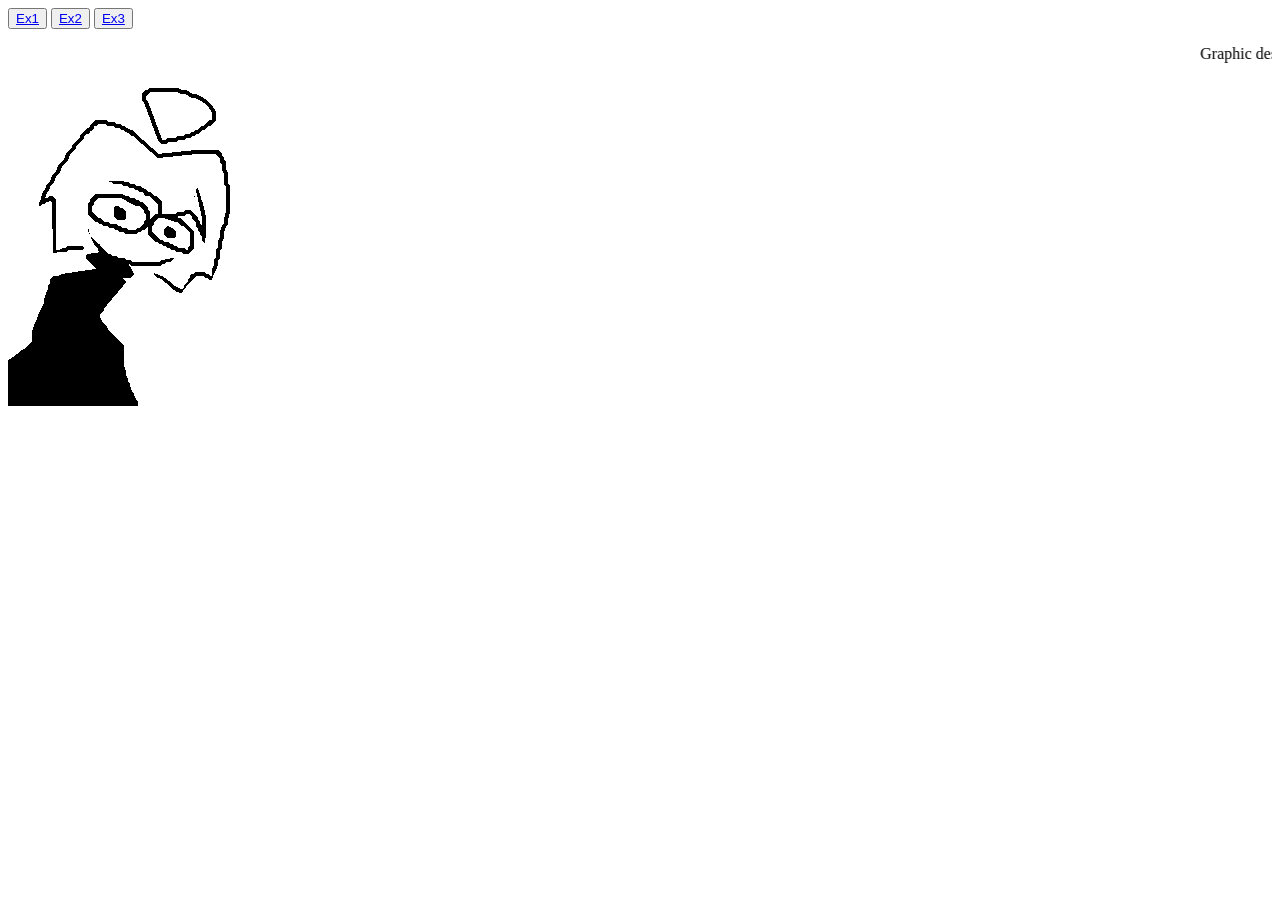
<file: homework2/index.html>
<!DOCTYPE html>
<html lang="en">
<head>
    <meta charset="UTF-8">
    <meta name="viewport" content="width=device-width, initial-scale=1.0">
    <title>Homework 2</title>
    <link rel="icon" type="image/x-icon" href="Ex1/imagini/siteIcon.ico">
</head>
<body>
    <button><a href="Ex1/index.html">Ex1 </a></button>
    <button><a href="Ex2/index.html">Ex2 </a></button>
    <button><a href="Ex3/index.html">Ex3 </a></button>
   
    <div class="justText">
        <marquee><p>Graphic design is my passion</p></marquee>
    </div>

    <div class="image">
        <IMG SRC="hello.gif">
    </div> 
    
</body>
</html>
</file>
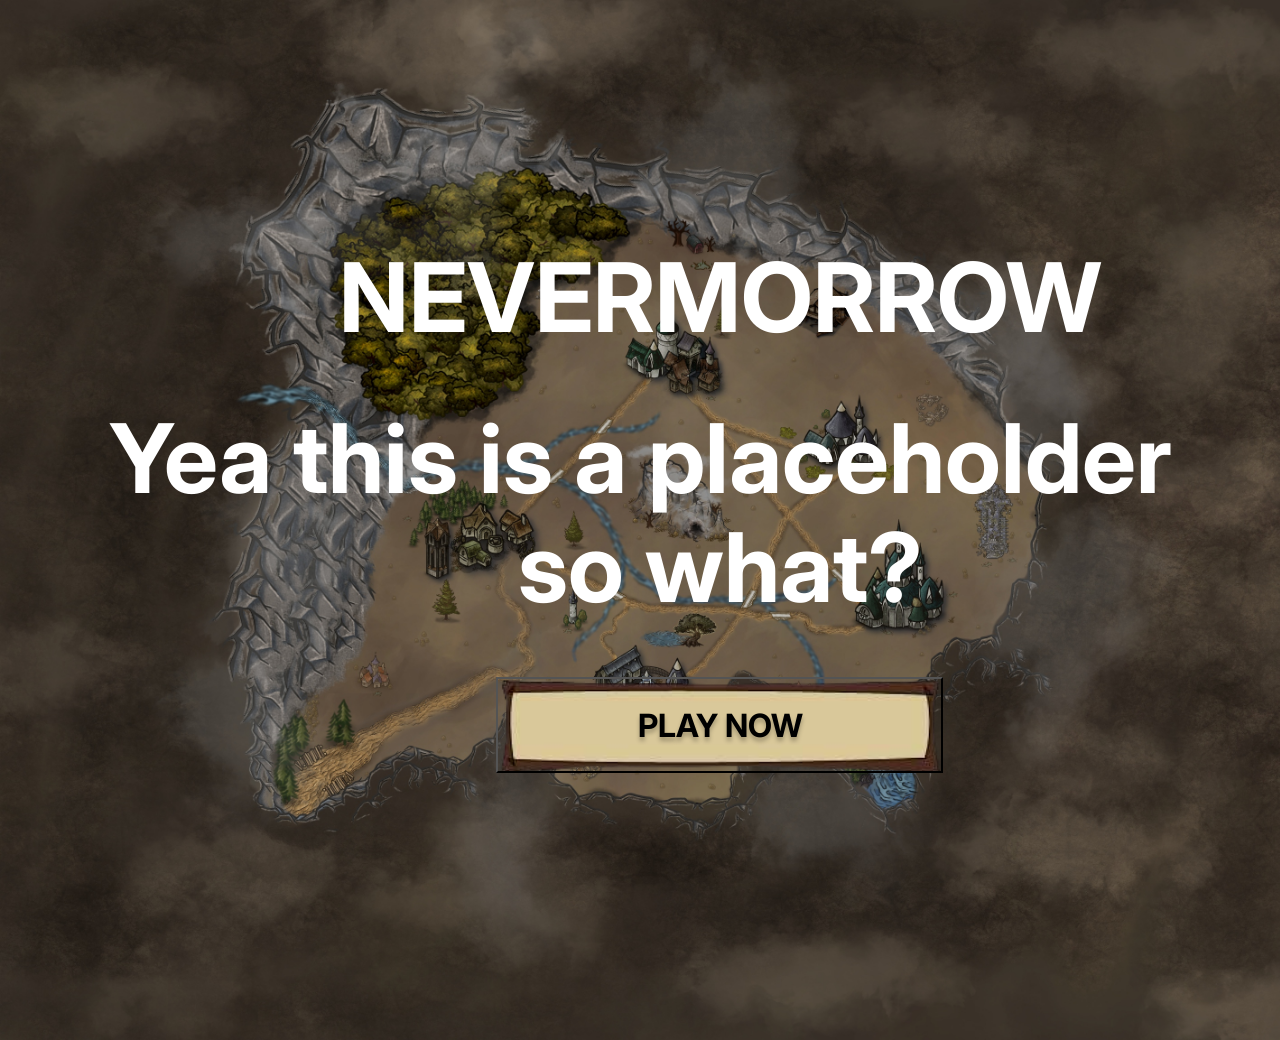
<file: homework1/I slightly less hate working on this/index.html>
<!DOCTYPE html>
<html>
	<head>
		<link href="https://fonts.googleapis.com/css?family=Inter&display=swap" rel="stylesheet" />
		<link href="main.css" rel="stylesheet" />
		<link rel="icon" type="image/x-icon" href="assets/icon.ico">
		<title>Home</title>
	</head>
	
	<body>
		<div class="wholeDoc">
		<span class="v34_3">NEVERMORROW</span>
		<span class="v34_4">Yea this is a placeholder</span>
		<span class="v34_6">so what?</span>
		<button class="v34_5"><a href="./signUp.html"></a></div>
		<span class="v34_7">PLAY  NOW</span>
		</div>
	</body>
</html>
</file>
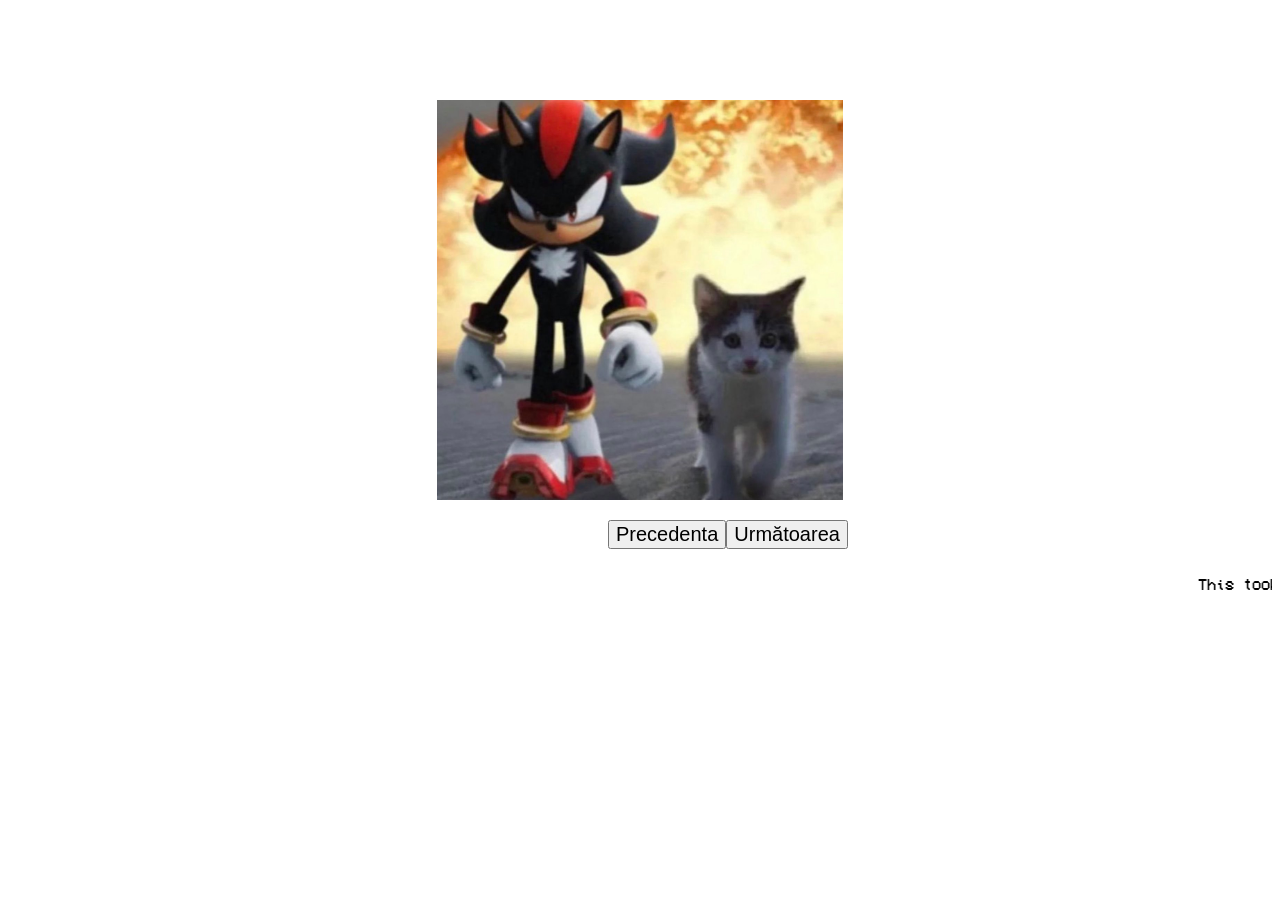
<file: homework2/Ex1/index.html>
<!DOCTYPE html>
<html lang="en">
<head>
    <meta charset="UTF-8">
    <meta name="viewport" content="width=device-width, initial-scale=1.0">
    <link rel = "stylesheet" href="style.css">
    <title>Homework 2</title>
    <link rel="icon" type="image/x-icon" href="imagini/siteIcon.ico">

</head>
<body>
    <div id="slider-container">
        <div id="image-slider">
            <div class="slide"><img src="imagini/image1.jpg" alt="Image 1"></div>
            <div class="slide"><img src="imagini/image2.jpg" alt="Image 2"></div>
            <div class="slide"><img src="imagini/image3.jpg" alt="Image 3"></div>
            <!-- Adăugați mai multe imagini după nevoie -->
        </div>
    </div>

    <div id="butoane">
        <button id="prevBtn" onclick="prevSlide()">Precedenta</button>
        <button id="nextBtn" onclick="nextSlide()">Următoarea</button>
    </div>

    <div class="justText">
       <marquee><p>This took me like 3 hours wohoo!!!🔥🔥🔥</p></marquee>
    </div>

    <script src="script.js"></script>
</body>
</html>
</file>
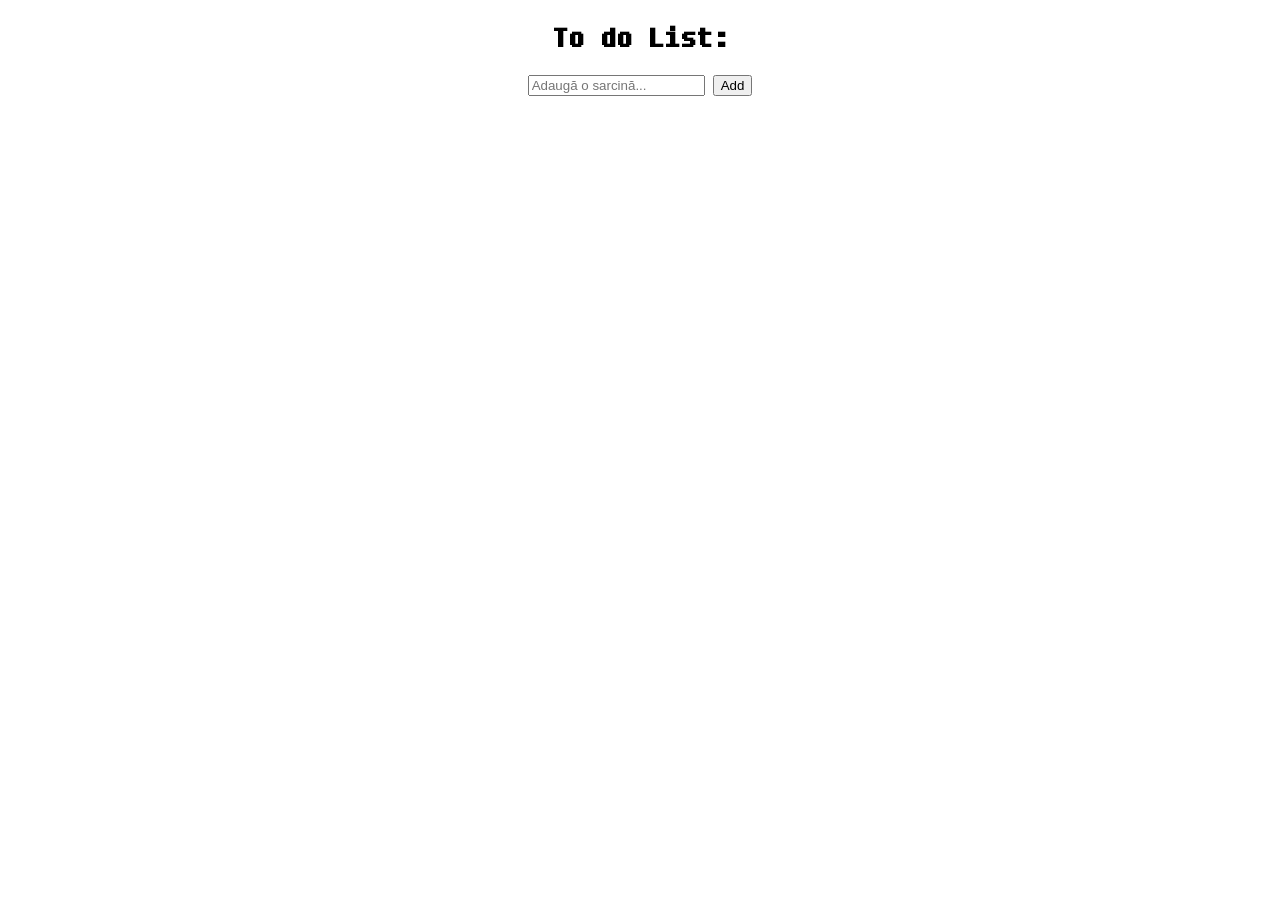
<file: homework2/Ex3/index.html>
<!DOCTYPE html>
<html lang="en">
<head>
  <meta charset="UTF-8">
  <meta name="viewport" content="width=device-width, initial-scale=1.0">
  <link rel="stylesheet" href="style.css">
  <title>To-Do List App</title>
</head>
<body>
    <div id="wholePage">
        <h1>To do List:</h1>
        <input type="text" id="taskInput" placeholder="Adaugă o sarcină...">
        <button onclick="addTask()">Add</button>
        <ul id="taskList"></ul>
      
    </div>

  <script src="script.js"></script>
</body>
</html>
</file>
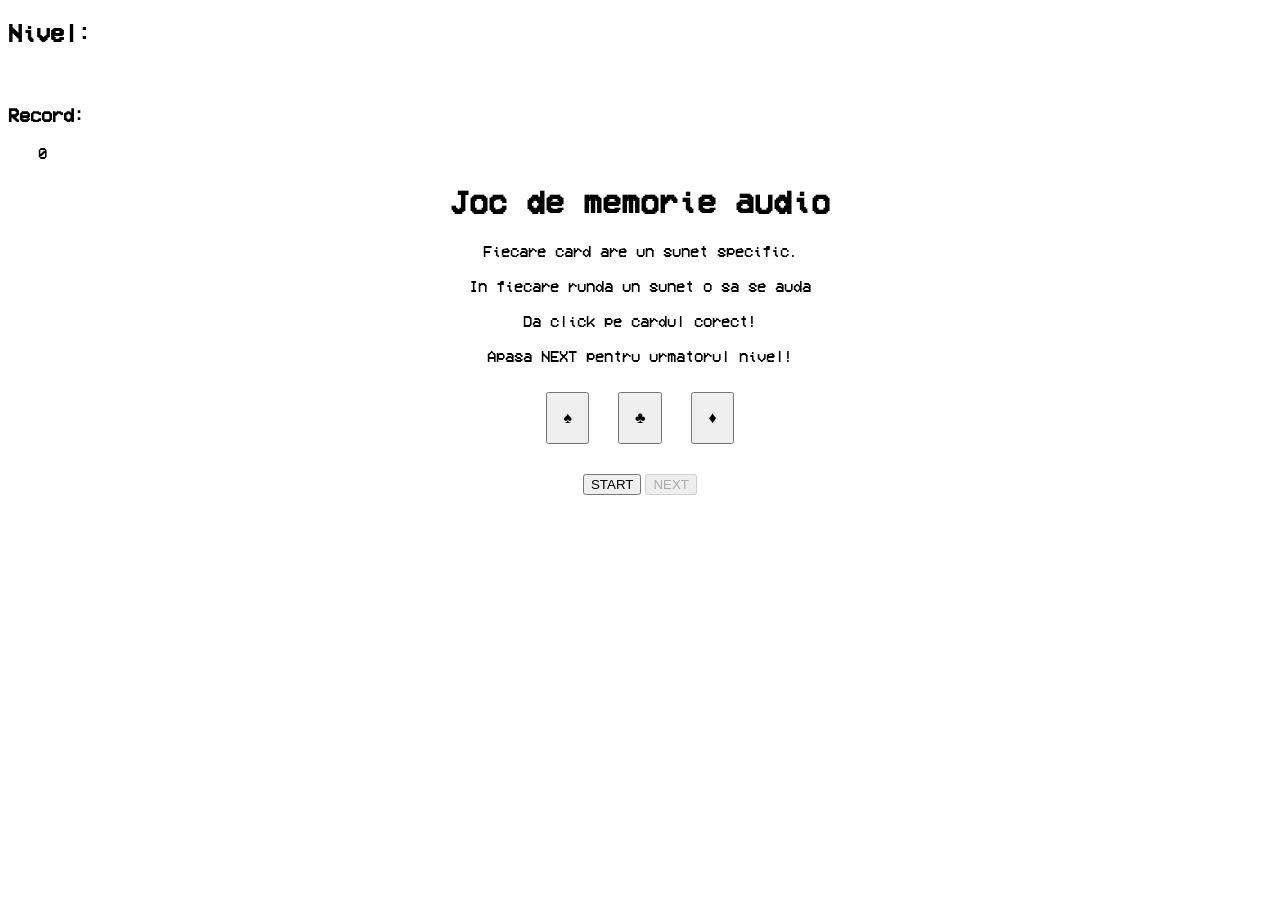
<file: homework3/1/index.html>
<!DOCTYPE html>
<html lang="en">
<head>
  <meta charset="UTF-8">
  <meta name="viewport" content="width=device-width, initial-scale=1.0">
  <link rel="icon" type="image/x-icon" href="logo.ico" alt="logo">
  <title>Memory Audio Game</title>
  <link rel="stylesheet" href="style.css">
</head>
<body>
  <div class="nivelThing">
    <h2>Nivel:</h2>
    <label for="h2" id="nivelCounter" class="coolLabel"></label>
 
    <h3>Record:</h3>
    <label class="coolLabel" >0</label>
  </div>

  <div id="wholePage">
    <h1>Joc de memorie audio</h1>
    <p>Fiecare card are un sunet specific.</p>
    <p>In fiecare runda un sunet o sa se auda</p>
    <p>Da click pe cardul corect!</p>
    <p>Apasa NEXT pentru urmatorul nivel!</p>
    
    <button id="cardOne" onclick="playSoundOne()"class="buttonDesign">♠</button>
    <button id="cardTwo" onclick="playSoundTwo()" class="buttonDesign">♣</button>
    <button id="cardTree"onclick="playSoundThree()" class="buttonDesign">♦</button>    
    
  </div>

  <div class="initiateGame">
    <button id="startButton" onclick="startGame()">START</button>
    <button id="nextButton" onclick="nextPuzzle()" disabled>NEXT</button>
  </div>

  <script src="script.js"></script>
</body>
</html>
</file>
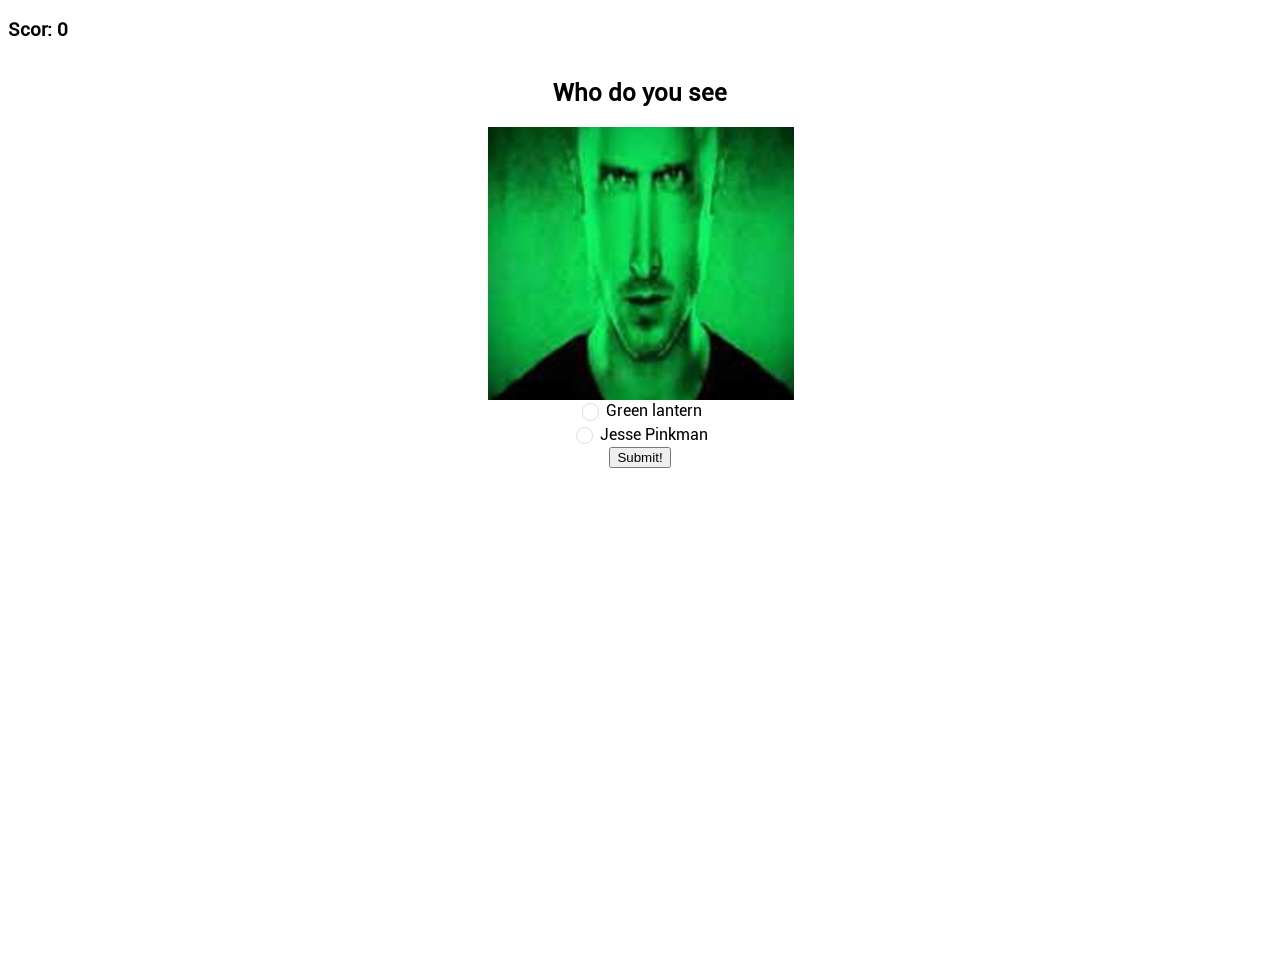
<file: homework3/2/index.html>
<!DOCTYPE html>
<html lang="en">
<head>
    <meta charset="UTF-8">
    <meta name="viewport" content="width=device-width, initial-scale=1.0">
    <link rel="stylesheet" type="text/css" href="style.css">
    <title>Trivia</title>
</head>
<body>
    
    <div>
        <h3 class="bruh">Scor: <span id="score">0</span></h3>
        <label for="h2" id="nivelCounter" class="coolLabel"></label>
    </div>

    <div class="wholeDoc">
        <h2 id="question">Who do you see</h2>
        <img id="myImage" src="theman.PNG" alt="d̷̼͖̘̝̞̯͖̏̅̓͆̃͐̚O̶̪͈̹̖̿͆͆̑͂͐͘͝͝ ̶̰̏̅͊̒̆̔͂̔n̵̡̟̼͚̘̟͐O̸͓̞͎͇͍͔͕̿̃͛́́̌̾̐͊̀̉͌̿̕̕t̶̹͖̱̞̻̗̩̭͕̫͔́̀͌̌̀̇͌́̈̈͋͘͝ ̵͖͍͕͙̳̀͌̿́̉͆̀̽̾̿̔͘̕̚͝ͅb̴̭̦̖̹̍̃̑̃̊̒̉̓̓̽̈́͑̈͝E̶̿͝Ϳ̜̹̘̏̍̓́͠ ̴̨̢̲̟̩͔̯̦̤̣̩̝̯̈͛͊̒̈́̉̚͝ͅa̸̡̢̡̫̜͕̯͔̝̪̘̰͈͊́͛́͗͐̑̑̍̀̕F̸̤̻͎̦̥͑̈̈̈̈̎̈̀͐͊̿̒̑͐ͅr̵̨̼̟͎̺͔̙̤͍͚͈̱̮̳̐̍̈́̒̆ͅǍ̵̛̪̬̦̤̮̟̠͍̗͇̾̈͜i̸̺̖̞͆̾D̴̢͇̼̤̤͙͓̯͚͚̗̝̿͌̋̀̏͊̀́̈́̓͑̀̚ͅ!̶̨̩̲͚̗͎͎̭̑͘͜">
        
        <div>
            <input id="answerOne" type="checkbox" class="checkbox-round">
            <label id="labelAnswerOne" for="answerOne">Green lantern</label>
        </div>
    
        <div>
            <input id="answerTwo" type="checkbox" class="checkbox-round">
            <label id="labelAnswerTwo" for="answerTwo">Jesse Pinkman</label>
        </div>

        <button onclick="checkAnswer()">Submit!</button>
    </div>
    <script src="skript.js"></script>
</body>
</html>
</file>
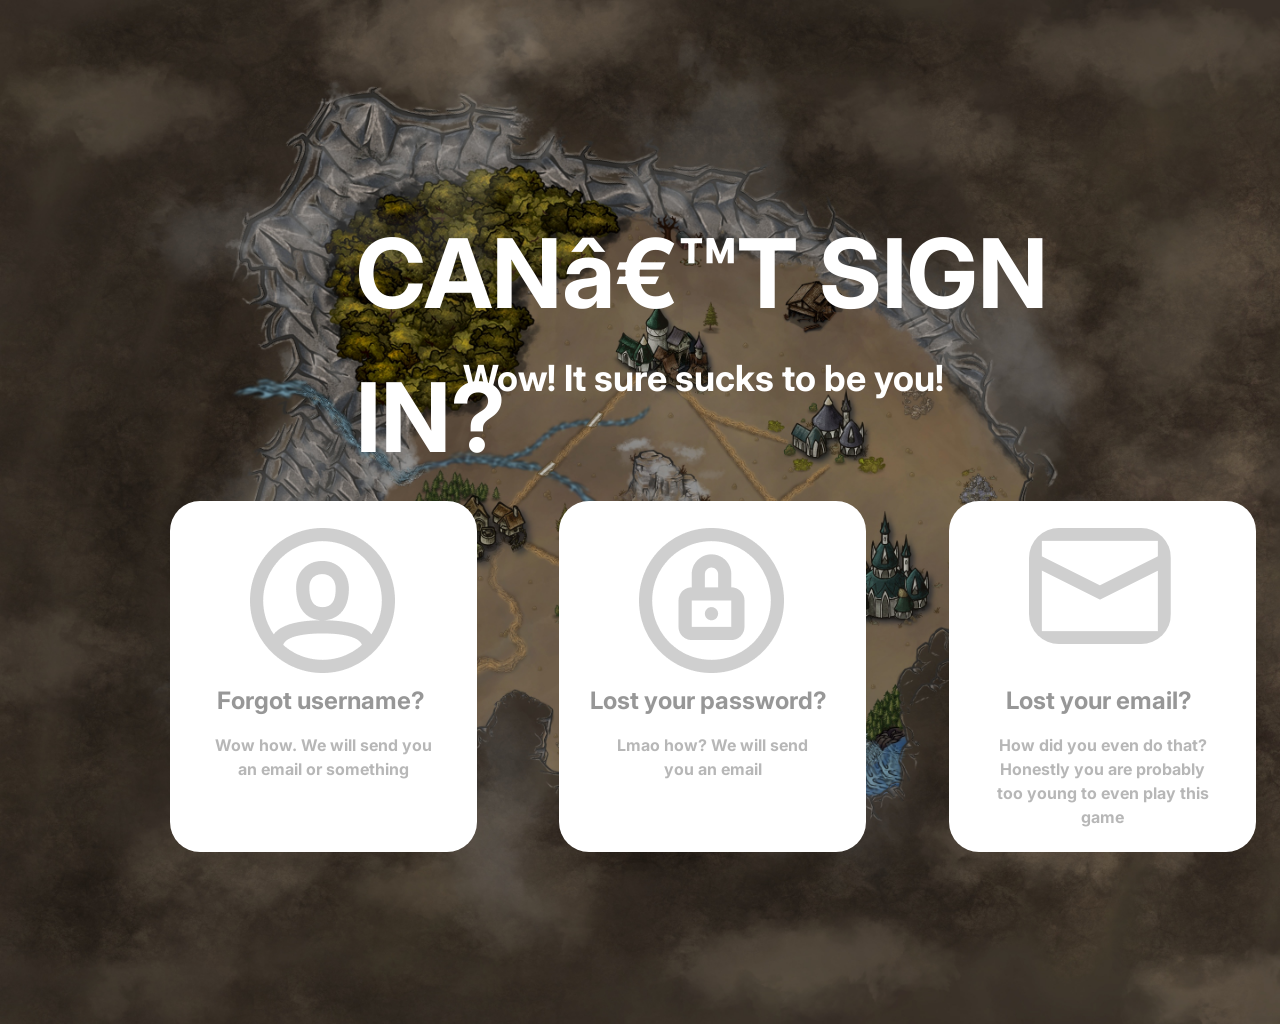
<file: homework1/I slightly less hate working on this/account.html>
<!DOCTYPE html>
	<html>
		<head>
			<link href="https://fonts.googleapis.com/css?family=Inter" rel="stylesheet" />
            <link href="https://cdn.jsdelivr.net/npm/bootstrap@5.3.2/dist/css/bootstrap.min.css" rel="stylesheet" integrity="sha384-T3c6CoIi6uLrA9TneNEoa7RxnatzjcDSCmG1MXxSR1GAsXEV/Dwwykc2MPK8M2HN" crossorigin="anonymous">
			<link href="account.css" rel="stylesheet" />
			<link rel="icon" type="image/x-icon" href="assets/icon.ico">
			<title>Account Issues</title>

		</head>
			
		<body>
            <script src="https://cdn.jsdelivr.net/npm/bootstrap@5.3.2/dist/js/bootstrap.bundle.min.js" integrity="sha384-C6RzsynM9kWDrMNeT87bh95OGNyZPhcTNXj1NW7RuBCsyN/o0jlpcV8Qyq46cDfL" crossorigin="anonymous"></script>
				<div class="wholeDoc"> <!-- Whole aah page-->
					<span class="v24_3">CAN’T SIGN IN?</span>
					<span class="v24_4">Wow! It sure sucks to be you!</span>
                        
                    <div class="lostpass_border"> <!-- Lost your password-->
                            <span class="v24_28">Lost your password?</span>
                            <img class="lostpass_border" id ="passIcon" src="assets/password.png" alt="CC">
                            <span class="v24_67">Lmao how? We will send you an email</span>
                    </div>
                    
                    <div class="lostemail_border"> <!-- Lost email-->
                            <img class="lostemail_border" id ="emailIcon" src="assets/email.png" alt="CC">
                            <span class="v24_43">Lost your email?</span>
                            <span class="v24_29">How did you even do that?Honestly you are probably too young to even play this game</span>
				    </div>

					<div class="lostuser_border"> <!-- Forgor user-->
                        <img class="lostuser_border" id ="accountIcon" src="assets/account.png" alt="CC">
                        <span class="v24_79">Forgot username?</span>
                        <span class="v24_80">Wow how. We will send you an email or something</span>
				    </div>
				</div>
		</body>
	</html>

<!-- Wow this is a fucking mess-->
<!-- Update, it was worse like 2 hours ago-->
</file>
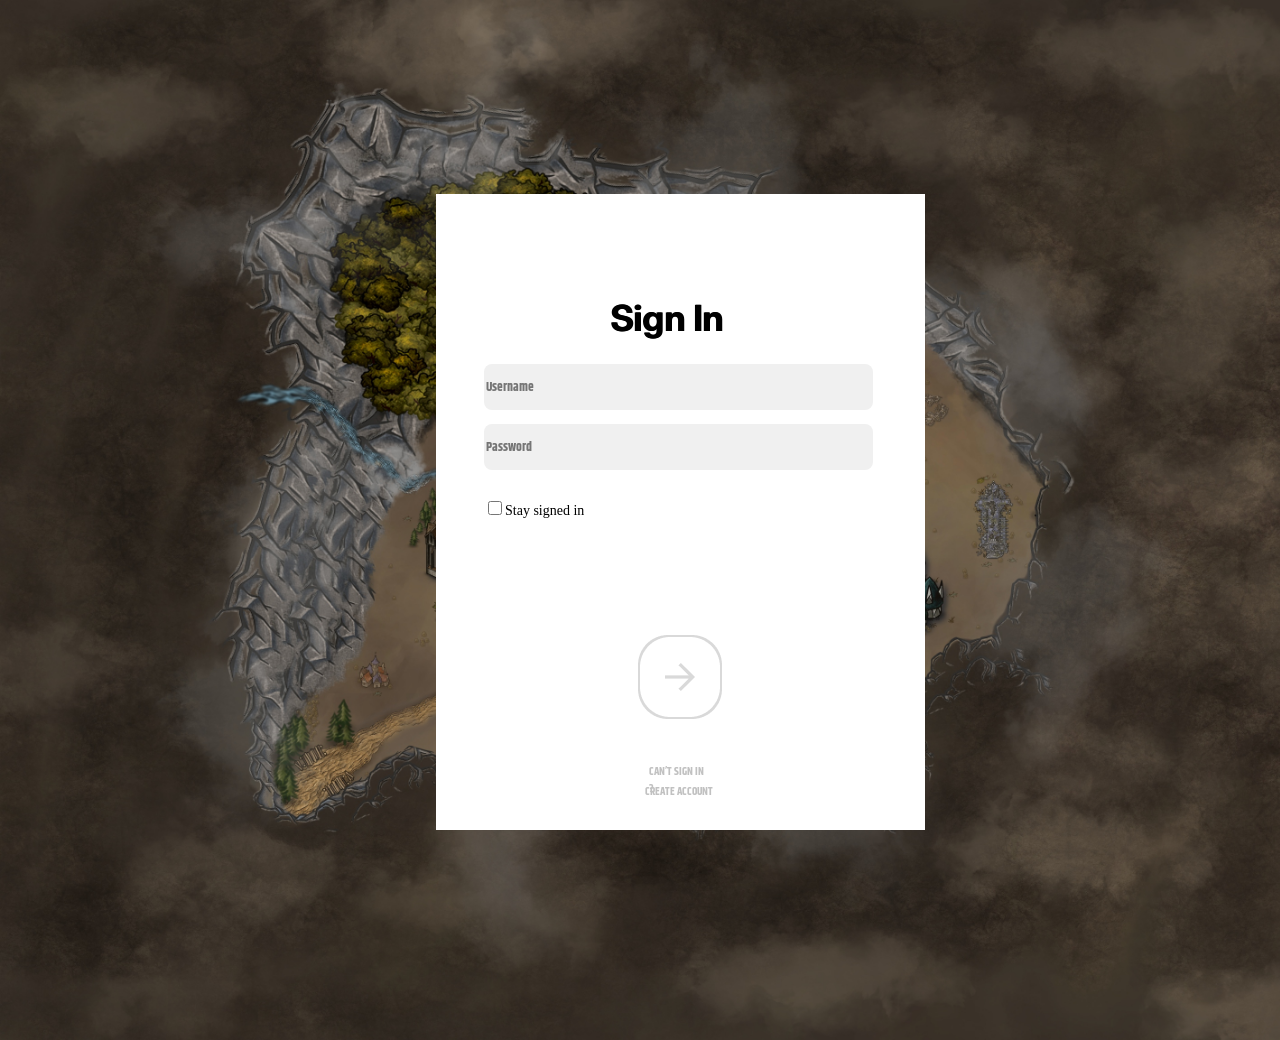
<file: homework1/I slightly less hate working on this/signIn.html>
<!DOCTYPE html>
<html>
	<head>
		<link href="https://fonts.googleapis.com/css?family=Inter&display=swap" rel="stylesheet" />
		<link href="https://fonts.googleapis.com/css?family=Khand&display=swap" rel="stylesheet" />
		<link href="signIn.css" rel="stylesheet" />
        <link rel="icon" type="image/x-icon" href="assets/icon.ico">
		<title>SignIn</title>
	</head>
		
	<body>
		<div class="wholeDoc">

            <div class="signUpSection">
                <span class="v24_129">Sign In</span>
                <a style="text-decoration:none" class="v24_130" href="./account.html">CAN’T SIGN IN ?</a>
                <a style="text-decoration:none" class="v24_131" href="./signUp.html">CREATE ACCOUNT</a>
            </div>

            <input input type="text" placeholder="Username" class="userField"><!--Username field-->

            <input input type="password" placeholder="Password" class="passwordFieldTwo"><!--Password field part twooo-->

            <div class="staySigned"><!--Stay signed in field-->
                <input type="checkbox" class="checkBox">Stay signed in</div>
             </div>
                
            <div class="funnyArrow"><!--Arrow button-->
                <a href="https://www.youtube.com/watch?v=D31XRskiwys&t">
                    <button class="funnyArrow"> This text shouldn't do anything!</button>
                </a>
            </div>

        </div>
    </body>
</html>
</file>
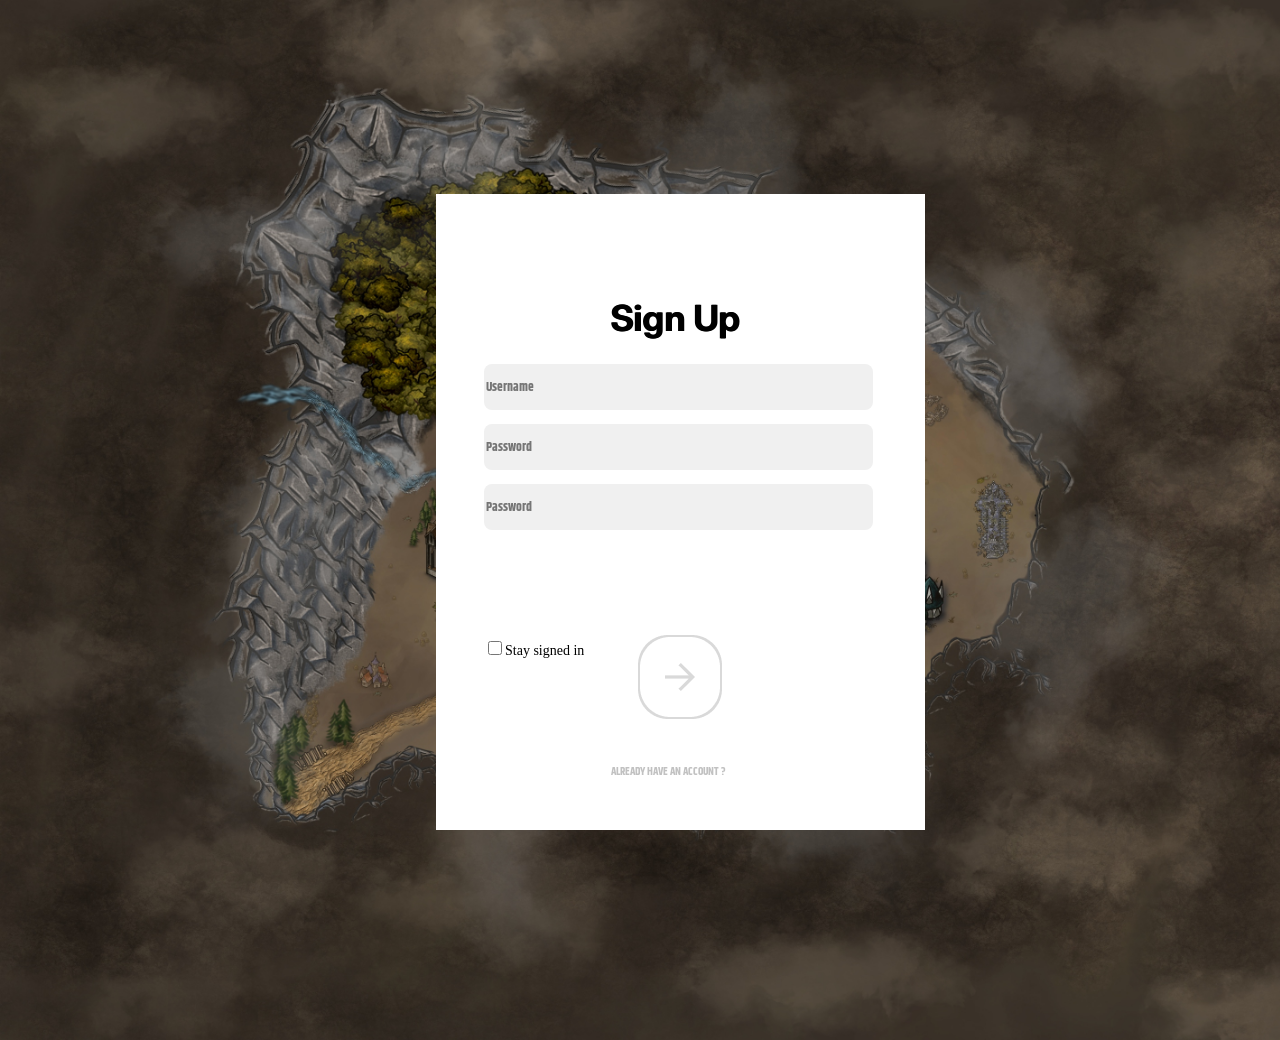
<file: homework1/I slightly less hate working on this/signUp.html>
<!DOCTYPE html>
	<html>
		<head>
			<link href="https://fonts.googleapis.com/css?family=Inter&display=swap" rel="stylesheet" />
			<link href="https://fonts.googleapis.com/css?family=Khand&display=swap" rel="stylesheet" />
			<link href="signUp.css" rel="stylesheet" />
            <link rel="icon" type="image/x-icon" href="assets/icon.ico">
			<title>Create Account</title>
		</head>
		
		<body>
			<div class="wholeDoc">
                <div class="signUpSection">
                    <span class="v24_129">Sign Up</span>
                    <a style="text-decoration:none" class="v24_130" href="./signIn.html">ALREADY HAVE AN ACCOUNT ?</a>
                </div>

                <input input type="text" placeholder="Username" class="userField"><!--Username field-->

                <input input type="password"  placeholder="Password" class="passwordField"><!--Password field-->

                <input input type="password" placeholder="Password" class="passwordFieldTwo"><!--Password field part twooo-->

                <div class="staySigned"><!--Stay signed in field-->
                    <input type="checkbox" class="checkBox">Stay signed in</div>
                </div>
                
                <div class="funnyArrow"><!--Arrow button-->
                    <a href="https://www.youtube.com/watch?v=D31XRskiwys&t">
                        <button class="funnyArrow"> This text shouldn't do anything!</button>
                    </a>

                </div>
            </div>
        </body>
    </html>

    <!--https://www.youtube.com/watch?v=D31XRskiwys&t-->
</file>
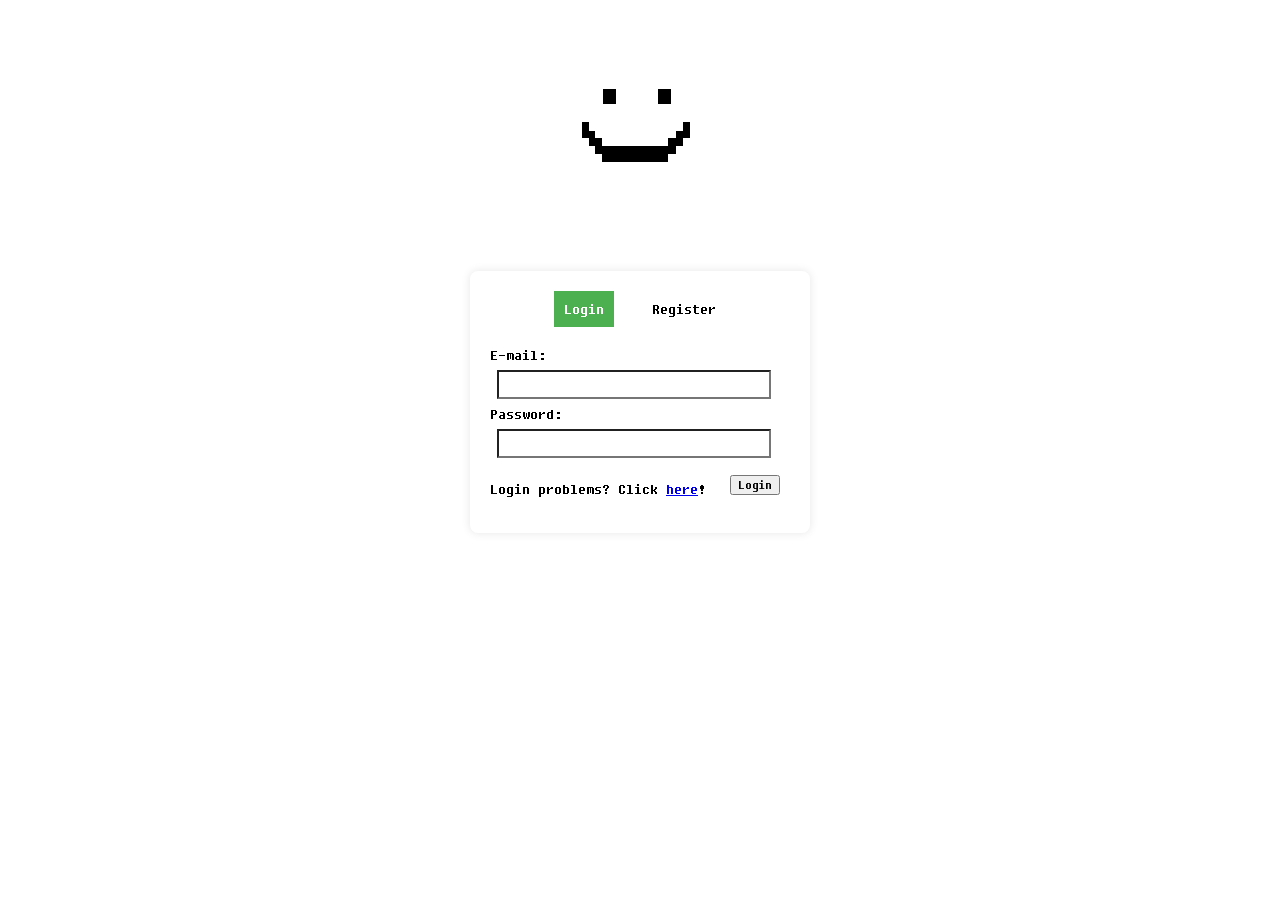
<file: homework2/Ex2/signUpPage.html>
<!DOCTYPE html>
<html lang="en">
    <head>
        <meta charset="UTF-8">
        <meta name="viewport" content="width=device-width, initial-scale=1.0">
        <link href="signUpPage.css" rel="stylesheet">
        <title>Sign Up</title>
    </head>

    <body>
        <div class ="wholeDoc">
            
            <div class ="pageLogo">
                <img class ="pageLogo" src="logo.png" alt="logo">
            </div>

            <div id="error-container">
                <div id="emailError" class="error-message"></div>
                <div id="passwordError" class="error-message"></div>
                <div id="confirmPasswordError" class="error-message"></div>
            </div>

            <div class="registrationContainer">
                <div class="tabs">
                    <div class="tab active" onclick="showForm('login-form', this)">Login</div>
                    <div class="tab" onclick="showForm('register-form', this)">Register</div>
                </div>
                
                
                <form id="login-form">
                    <label for="email">E-mail:</label>
                    <input class="boxSize" type="email" id="loginEmail" required>
                   

                    <label for="email">Password:</label>
                    <input class="boxSize" type="password" id ="loginPassword" required>
                    

                    <!--<label for="email">Repeat Password:</label>
                    <input class="boxSize" type="password" id="confirmPassword" required>
                    <div id="confirmPasswordError" class="error-message"></div>-->
                    
                    <div>
                        <button type="submit" class="leButton" onclick="validateFormLogin()">Login</button>
                    </div>

                    <div> 
                        <p class="logInProblems">Login problems? Click <a href="https://www.w3schools.com/">here</a>!</p>
                    </div> 
                </form>
            
                <form id="register-form" >
                   <label for="inputUser">Username:</label>
                    <input id="inputUser" class="boxSize" type="text" id="stein-login-screen-register-name" required>
                    
                    <label for="inputUser">Email:</label>
                    <input class="boxSize" type="email" id="registerEmail" required>
                  

                    <label for="email">Password:</label>
                    <input class="boxSize" type="password" id="registerPassword" required>
          

                    <label for="email">Repeat Password:</label>
                    <input class="boxSize" type="password" id="confirmPassword" required>
    

                    <div>
                        <label for="TOS"><a href="https://www.w3schools.com/">Terms of Service</a></label>
                        <input type="checkbox" id="TOS" required>
                        <label for="TOS">Accept?</label>
                    </div>
  
                    <div>
                        <button type="submit" class="leButton" onclick="validateFormRegister()">Register</button>
                    </div>
                </form>
            </div>
            
           
            <script src="signUpPage.js"></script>
        </div>
    </body>
</html>
</file>
<file: homework1/I slightly less hate working on this/main.css>
* {
  box-sizing: border-box;
}
body {
  font-size: 14px;
  background-image: url('assets/New_map.jpg');
  background-repeat: no-repeat;
  background-size: cover;
  display: flex;
  justify-content: center;

}

.wholeDoc {
  width: 100%;
  height: 1024px;
  display: flex;
  justify-content: center;
  align-items: center;
  padding-top: 0;
  margin-top: 0;
}
.v34_3 {
  width: 784px;
  color: rgba(255,255,255,1);
  position: absolute;
  top: 239px;
  left: 328px;
  font-family: Inter;
  font-weight: Bold;
  font-size: 96px;
  opacity: 1;
  text-align: center;
}
.v34_4 {
  width: 100%;
  color: rgba(255,255,255,1);
  position: absolute;
  top: 400px;
  left: 0px;
  font-family: Inter;
  font-weight: Bold;
  font-size: 96px;
  opacity: 1;
  text-align: center;
}
.v34_5 {
  width: 447px;
  height: 96px;
  background: url("assets/lebutton.png");
  background-repeat: no-repeat;
  background-size: cover;
  opacity: 1;
  position: absolute;
  top: 677px;
  left: 496px;
}

.v34_6 {
  width: 784px;
  color: rgba(255,255,255,1);
  position: absolute;
  top: 509px;
  left: 328px;
  font-family: Inter;
  font-weight: Bold;
  font-size: 96px;
  opacity: 1;
  text-align: center;
}
.v34_7 {
  width: 180px;
  color: rgba(0,0,0,1);
  position: absolute;
  top: 706px;
  left: 630px;
  text-shadow: 0px 4px 4px rgba(0, 0, 0, 0.25);
  font-family: Inter;
  font-weight: Bold;
  font-size: 32px;
  opacity: 1;
  text-align: center;
}
</file>
<file: homework2/Ex1/style.css>
@font-face {
    font-family: 'osd';
    src: url(VCR_OSD_MONO_1.001.ttf);
}
#slider-container {
    position: relative;
    width: 600px;
    height: 400px; /* Setăm o înălțime fixă pentru slide-uri, puteți ajusta după nevoie */
    overflow: hidden;
    margin: 0 auto; /* Centrăm containerul slider-ului */
    margin-top: 100px;
}

#image-slider {
    display: flex;
    transition: transform 0.5s ease-in-out;
    height: 100%; /* Utilizăm înălțimea 100% pentru a se potrivi cu înălțimea containerului */
}

.slide {
    min-width: 100%;
    display: flex;
    justify-content: center; /* Centrăm imaginea pe orizontală */
    align-items: center; /* Centrăm imaginea pe verticală */
}

.slide img {
    max-width: 100%; /* Asigurăm că imaginea nu depășește lățimea slide-ului */
    max-height: 100%; /* Asigurăm că imaginea nu depășește înălțimea slide-ului */
}

#butoane{
    display: flex;
    justify-content: space-between;
    margin-top: 10px;
    /*possible order is top > left > bottom > right?*/
    padding: 10px 600px 10px 600px; 
}
#prevBtn, #nextBtn {
    font-size: 20px;
    cursor: pointer;
}

.justText{
    font-family: 'osd';
}
</file>
<file: homework2/Ex3/style.css>
@font-face {
    font-family: 'Fixedsys';
    src: url(Fixedsys.ttf);
}

#wholePage{
    text-align: center;
    font-family: Fixedsys;
    
}

#taskList{
    margin-top: 20px;
}

li{
    padding: 5px;
    list-style-type: none;
}
</file>
<file: homework3/1/style.css>
@font-face {
    font-family: VCR;
    src: url(VCR_OSD_MONO_1.001.ttf);
  }
  
  #wholePage{
    font-family: VCR;
    text-align: center;
  }

.buttonDesign{
    margin: 10px 10px 10px 10px;
    font-size: 16px;
    padding: 15px 15px;
}

.nivelThing{
    font-family: VCR;
    
}


.coolLabel{
  margin-left: 30px;
}

.initiateGame{
    margin-top: 20px;
    text-align: center;
}

.userProfile{
  text-align: right;
  align-items: center;
}
</file>
<file: homework3/2/style.css>
@font-face {
    font-family: VCR;
    src: url(Roboto-Regular.ttf);
  }

.wholeDoc {
    font-family: VCR;
    display: flex;
    align-items: center;
    flex-direction: column;
    height: 100vh;
    margin: 0;
}

.bruh{
    font-family: VCR;
}
.checkbox-round {
    width: 1.3em;
    height: 1.3em;
    background-color: white;
    border-radius: 50%;
    vertical-align: middle;
    border: 1px solid #ddd;
    appearance: none;
    -webkit-appearance: none;
    outline: none;
    cursor: pointer;
}

.checkbox-round:checked {
    background-color: rgb(0, 255, 85);
}
</file>
<file: homework1/I slightly less hate working on this/account.css>
* {
    box-sizing: border-box;
  }
  body {
    font-size: 14px;
    background-image: url('assets/New_map.jpg');
    background-repeat: no-repeat;
    background-size: cover;
    display: flex;
    justify-content: center; 
}
  
  .wholeDoc {
    width: 100%;
    height: 1024px;
    display: flex;
    justify-content: center;
    align-items: center;
    padding-top: 0;
    margin-top: 0;
  }
  .v24_3 {
    width: 729px;
    color: rgba(255,255,255,1);
    position: absolute;
    top: 201px;
    left: 356px;
    font-family: Inter;
    font-weight: Bold;
    font-size: 96px;
    opacity: 1;
    text-align: left;
    padding: 0;
    
  }

  .v24_4 {
    width: 513px;
    color: rgba(255,255,255,1);
    position: absolute;
    top: 351px;
    left: 463px;
    font-family: Inter;
    font-weight: Bold;
    font-size: 36px;
    opacity: 1;
    text-align: left;
    padding: 990;
  }

  .lostpass_border {
    width: 307px;
    height: 351px;
    background: rgba(255,255,255,1);
    border-top-left-radius: 30px;
    border-top-right-radius: 30px;
    border-bottom-left-radius: 30px;
    border-bottom-right-radius: 30px;
    opacity: 1;
    position: absolute;
    top: 501px;
    left: 559px;
    overflow: hidden;
  }

  .v24_28 {
    width: 245px;
    color: rgba(151,151,151,1);
    position: absolute;
    top: 182px;
    left: 31px;
    font-family: Inter;
    font-weight: Bold;
    font-size: 24px;
    opacity: 1;
    text-align: left;
  }

  .v24_67 {
    width: 203px;
    color: rgba(183,183,183,1);
    position: absolute;
    top: 232px;
    left: 52px;
    font-family: Inter;
    font-weight: Bold;
    font-size: 16px;
    opacity: 1;
    text-align: center;
  }
  .lostemail_border {
    width: 307px;
    height: 351px;
    background: rgba(255,255,255,1);
    border-top-left-radius: 30px;
    border-top-right-radius: 30px;
    border-bottom-left-radius: 30px;
    border-bottom-right-radius: 30px;
    opacity: 1;
    position: absolute;
    top: 501px;
    left: 949px;
    overflow: hidden;
  }

  .v24_43 {
    width: 193px;
    color: rgba(151,151,151,1);
    position: absolute;
    top: 182px;
    left: 57px;
    font-family: Inter;
    font-weight: Bold;
    font-size: 24px;
    opacity: 1;
    text-align: left;
  }
  .v24_29 {
    width: 221px;
    color: rgba(183,183,183,1);
    position: absolute;
    top: 232px;
    left: 43px;
    font-family: Inter;
    font-weight: Bold;
    font-size: 16px;
    opacity: 1;
    text-align: center;
  }

  .lostuser_border {
    width: 307px;
    height: 351px;
    background: rgba(255,255,255,1);
    border-top-left-radius: 30px;
    border-top-right-radius: 30px;
    border-bottom-left-radius: 30px;
    border-bottom-right-radius: 30px;
    opacity: 1;
    position: absolute;
    top: 501px;
    left: 170px;
    overflow: hidden;
  }

  .v24_79 {
    width: 213px;
    color: rgba(151,151,151,1);
    position: absolute;
    top: 182px;
    left: 47px;
    font-family: Inter;
    font-weight: Bold;
    font-size: 24px;
    opacity: 1;
    text-align: left;
  }
  .v24_80 {
    width: 221px;
    color: rgba(183,183,183,1);
    position: absolute;
    top: 232px;
    left: 43px;
    font-family: Inter;
    font-weight: Bold;
    font-size: 16px;
    opacity: 1;
    text-align: center;
  }
  
#passIcon{
    left:80px;
    top:27px;
    height: 145px;
    width: 145px;
  }

#emailIcon{
    left:80px;
    top:27px;
    height: 116px;
    width: 141.78px;
  }

#accountIcon{
    left:80px;
    top:27px;
    height: 145px;
    width: 145px;
  }
</file>
<file: homework1/I slightly less hate working on this/signIn.css>
* {
    box-sizing: border-box;
  }
  body {
    font-size: 14px;
    background-image: url('assets/New_map.jpg');
    background-repeat: no-repeat;
    background-size: cover;
    display: flex;
    justify-content: center; 
  }
  .wholeDoc {
    width: 100%;
    height: 1024px;
    width: 1440px;
  }
  .signUpSection {
   width: 489px;
    height: 636px;
    position: absolute;
    top: 194px;
    left: 436px;
    background: rgba(255,255,255,1);
  }
  .v24_129 {
    width: 141px;
    color: rgba(0,0,0,1);
    position: absolute;
    top: 102px;
    left: 174px;
    font-family: Inter;
    font-weight: Bold;
    font-size: 36px;
    opacity: 1;
    text-align: left;
    font-family: Inter;
    font-weight: bold;
    text-shadow: 1px 0px 0px black;

  }
  .v24_130 {
    width: 60px;
    color: rgba(193,193,193,1);
    position: absolute;
    top: 569px;
    left: 213px;
    font-family: Khand;
    font-weight: Bold;
    font-size: 11px;
    opacity: 1;
    text-align: left;
  }
  .v24_131 {
    width: 72px;
    color: rgba(193,193,193,1);
    position: absolute;
    top: 589px;
    left: 209px;
    font-family: Khand;
    font-weight: Bold;
    font-size: 11px;
    opacity: 1;
    text-align: left;
  }
  .passwordField {
    width: 389px;
    height: 46px;
    background: rgba(240,240,240,1);
    border-top-left-radius: 8px;
    border-top-right-radius: 8px;
    border-bottom-left-radius: 8px;
    border-bottom-right-radius: 8px;
    position: absolute;
    top: 484px;
    left: 484px;
    border-color: rgb(240,240,240);
    border-style: hidden;
    font-family: Khand;
    font-weight: bold;
    font-size: 13px;
  }

 /* .v24_134 {
    width: 47px;
    color: rgba(193,193,193,1);
    position: absolute;
    top: 13px;
    left: 13px;
    font-family: Khand;
    font-weight: Bold;
    font-size: 13px;
    opacity: 1;
    text-align: left;
  }*/
  .passwordFieldTwo {
    width: 389px;
    height: 46px;
    position: absolute;
    background: rgba(240,240,240,1);
    border-top-left-radius: 8px;
    border-top-right-radius: 8px;
    border-bottom-left-radius: 8px;
    border-bottom-right-radius: 8px;
    border-color: rgb(240,240,240);
    top: 424px;
    left: 484px;
    border-style: hidden;
    font-family: Khand;
    font-weight: bold;
    font-size: 13px;
  }

  /*.v24_147 {
    width: 47px;
    color: rgba(193,193,193,1);
    position: absolute;
    top: 13px;
    left: 13px;
    font-family: Khand;
    font-weight: Bold;
    font-size: 13px;
    opacity: 1;
    text-align: left;
  }*/
  .userField {
    width: 389px;
    height: 46px;
    top: 364px;
    left: 484px;
    position: absolute;
    background: rgb(240,240,240);
    border-top-left-radius: 8px;
    border-top-right-radius: 8px;
    border-bottom-left-radius: 8px;
    border-bottom-right-radius: 8px;
    border-style: hidden;
    font-family: Khand;
    font-weight: bold;
    font-size: 13px;
  }
  .v24_137 {
    width: 48px;
    color: rgba(193,193,193,1);
    position: absolute;
    top: 13px;
    left: 13px;
    font-family: Khand;
    font-weight: Bold;
    font-size: 13px;
    opacity: 1;
    text-align: left;

  }
  .staySigned {
    width: 120px;
    height: 20px;
    position: absolute;
    top: 498px;
    left: 484px;
    overflow: hidden;
  }
  .checkBox {
    width: 14px;
    height: 14px;
    background: rgba(240,240,240,1);
    position: relative;
    overflow: hidden;

  }
  .v24_140 {
    width: 74px;
    color: rgba(0,0,0,1);
    position: absolute;
    top: 0px;
    left: 19px;
    font-family: Inter;
    font-weight: Regular;
    font-size: 11px;
    opacity: 1;
    text-align: left;
  }
  .funnyArrow {
    width: 84px;
    height: 84px;
    background-repeat: no-repeat;
    background-position: center center;
    background-size: cover;
    opacity: 1;
    position: absolute;
    top: 635px;
    left: 638px;
    overflow: hidden;
    background-image:url("assets/coolarrow.png");
  }
 /* .v24_142 {
    width: 84px;
    height: 84px;
    background: rgba(217,217,217,1);
    opacity: 1;
    position: relative;
    top: 0px;
    left: 0px;
    border-top-left-radius: 30px;
    border-top-right-radius: 30px;
    border-bottom-left-radius: 30px;
    border-bottom-right-radius: 30px;
    overflow: hidden;
  }
  .v24_143 {
    width: 80px;
    height: 80px;
    background: rgba(255,255,255,1);
    opacity: 1;
    position: absolute;
    top: 2px;
    left: 2px;
    border-top-left-radius: 30px;
    border-top-right-radius: 30px;
    border-bottom-left-radius: 30px;
    border-bottom-right-radius: 30px;
    overflow: hidden;
  }
  .v24_144 {
    width: 30px;
    height: 28px;
    background: rgba(217,217,217,1);
    opacity: 1;
    position: absolute;
    top: 28px;
    left: 27px;
  }*/

#arrowIcon{
    left:0px;
    top:0px;
    height: 84px;
    width: 84px;
  }
</file>
<file: homework1/I slightly less hate working on this/signUp.css>
* {
    box-sizing: border-box;
  }
  body {
    font-size: 14px;
    background-image: url('assets/New_map.jpg');
    background-repeat: no-repeat;
    background-size: cover;
    display: flex;
    justify-content: center; 
  }
  .wholeDoc {
    width: 100%;
    height: 1024px;
    width: 1440;
  }
  .signUpSection {
   width: 489px;
    height: 636px;
    position: absolute;
    top: 194px;
    left: 436px;
    background: rgba(255,255,255,1);
    

  }
  .v24_129 {
    width: 141px;
    color: rgba(0,0,0,1);
    position: absolute;
    top: 102px;
    left: 174px;
    font-family: Inter;
    font-weight: Bold;
    font-size: 36px;
    opacity: 1;
    text-align: left;
    font-family: Inter;
    font-weight: bold;
    text-shadow: 1px 0px 0px black;

  }
  .v24_130 {
    width: 150px;
    color: rgba(193,193,193,1);
    position: absolute;
    top: 569px;
    left: 140px;
    font-family: Khand;
    font-weight: Bold;
    font-size: 11px;
    opacity: 1;
    text-align: right;
  }
  .v24_131 {
    width: 72px;
    color: rgba(193,193,193,1);
    position: absolute;
    top: 589px;
    left: 209px;
    font-family: Khand;
    font-weight: Bold;
    font-size: 11px;
    opacity: 1;
    text-align: left;
  }
  .passwordField {
    width: 389px;
    height: 46px;
    background: rgba(240,240,240,1);
    border-top-left-radius: 8px;
    border-top-right-radius: 8px;
    border-bottom-left-radius: 8px;
    border-bottom-right-radius: 8px;
    position: absolute;
    top: 484px;
    left: 484px;
    border-color: rgb(240,240,240);
    border-style: hidden;
    font-family: Khand;
    font-weight: bold;
    font-size: 13px;
  }

 /* .v24_134 {
    width: 47px;
    color: rgba(193,193,193,1);
    position: absolute;
    top: 13px;
    left: 13px;
    font-family: Khand;
    font-weight: Bold;
    font-size: 13px;
    opacity: 1;
    text-align: left;
  }*/
  .passwordFieldTwo {
    width: 389px;
    height: 46px;
    position: absolute;
    background: rgba(240,240,240,1);
    border-top-left-radius: 8px;
    border-top-right-radius: 8px;
    border-bottom-left-radius: 8px;
    border-bottom-right-radius: 8px;
    border-color: rgb(240,240,240);
    top: 424px;
    left: 484px;
    border-style: hidden;
    font-family: Khand;
    font-weight: bold;
    font-size: 13px;
  }

  /*.v24_147 {
    width: 47px;
    color: rgba(193,193,193,1);
    position: absolute;
    top: 13px;
    left: 13px;
    font-family: Khand;
    font-weight: Bold;
    font-size: 13px;
    opacity: 1;
    text-align: left;
  }*/
  .userField {
    width: 389px;
    height: 46px;
    top: 364px;
    left: 484px;
    position: absolute;
    background: rgb(240,240,240);
    border-top-left-radius: 8px;
    border-top-right-radius: 8px;
    border-bottom-left-radius: 8px;
    border-bottom-right-radius: 8px;
    border-style: hidden;
    font-family: Khand;
    font-weight: bold;
    font-size: 13px;
  }
  .v24_137 {
    width: 48px;
    color: rgba(193,193,193,1);
    position: absolute;
    top: 13px;
    left: 13px;
    font-family: Khand;
    font-weight: Bold;
    font-size: 13px;
    opacity: 1;
    text-align: left;

  }
  .staySigned {
    width: 120px;
    height: 20px;
    position: absolute;
    top: 638px;
    left: 484px;
    overflow: hidden;
  }
  .checkBox {
    width: 14px;
    height: 14px;
    background: rgba(240,240,240,1);
    position: relative;
    overflow: hidden;

  }
  .v24_140 {
    width: 74px;
    color: rgba(0,0,0,1);
    position: absolute;
    top: 0px;
    left: 19px;
    font-family: Inter;
    font-weight: Regular;
    font-size: 11px;
    opacity: 1;
    text-align: left;
  }
  .funnyArrow {
    width: 84px;
    height: 84px;
    background-repeat: no-repeat;
    background-position: center center;
    background-size: cover;
    opacity: 1;
    position: absolute;
    top: 635px;
    left: 638px;
    overflow: hidden;
    background-image:url("assets/coolarrow.png");
  }
 /* .v24_142 {
    width: 84px;
    height: 84px;
    background: rgba(217,217,217,1);
    opacity: 1;
    position: relative;
    top: 0px;
    left: 0px;
    border-top-left-radius: 30px;
    border-top-right-radius: 30px;
    border-bottom-left-radius: 30px;
    border-bottom-right-radius: 30px;
    overflow: hidden;
  }
  .v24_143 {
    width: 80px;
    height: 80px;
    background: rgba(255,255,255,1);
    opacity: 1;
    position: absolute;
    top: 2px;
    left: 2px;
    border-top-left-radius: 30px;
    border-top-right-radius: 30px;
    border-bottom-left-radius: 30px;
    border-bottom-right-radius: 30px;
    overflow: hidden;
  }
  .v24_144 {
    width: 30px;
    height: 28px;
    background: rgba(217,217,217,1);
    opacity: 1;
    position: absolute;
    top: 28px;
    left: 27px;
  }*/

#arrowIcon{
    left:0px;
    top:0px;
    height: 84px;
    width: 84px;
  }
</file>
<file: homework2/Ex2/signUpPage.css>
/*possible order is top > left > bottom > right?*/
@font-face {
    font-family: 'Fixedsys';
    src: url(Fixedsys.ttf);
}

body{
    /*background-image: url('assets/leBG.png');*/
    background-repeat: no-repeat;
    background-attachment: fixed;
    background-size: cover;
    font-family: 'Fixedsys';

}
.registrationBox{
    border: 5px solid black;
    padding: 12px 35px 35px 35px;
    margin : 12px 50px 12px 50px;
}

.registrationInputs{
    display: flex;
    flex-direction: column;
    justify-content:space-around;
    align-items: center;
    padding-top: 10px;    
}

.leButton{
    margin: 10px;
    float: right;
    font-family: 'Fixedsys';
}
.boxSize{
    margin: 7px;
    padding: 5px;
    border-width: 2px;
    width: 260px;
    
}

.title{
    text-align: center;

}

.wholeDoc{
    display: grid;
}

.pageLogo{
    margin: 10px;
    display: block;
    margin-left: auto;
    margin-right: auto;
}

.registrationContainer{
    background-color: #fff;
    padding: 20px;

    border-radius: 8px;
    box-shadow: 0 0 10px rgba(0, 0, 0, 0.1);
    width: 300px;
    text-align: center;


    margin-left: auto;
    margin-right: auto;
}

.tabs {
    margin-bottom: 20px;
}

.tab {
    display: inline-block;

    padding: 10px;
    cursor: pointer;
    user-select: none;
    margin: 0 10px;
}

.active {
    background-color: #4caf50;
    color: #fff;
}

#login-form {
    display: block; /* Show the login form by default */
    text-align: left;
    
}

#register-form {
    display: none;
    text-align: left;
   
}

#logInProblems{
    text-align: center;
}

#error-container {
    white-space: nowrap;
    text-align: center;
}
.error-message{
    text-align: center;
    display: inline-block; 
    margin-bottom: 20px;

}
</file>
